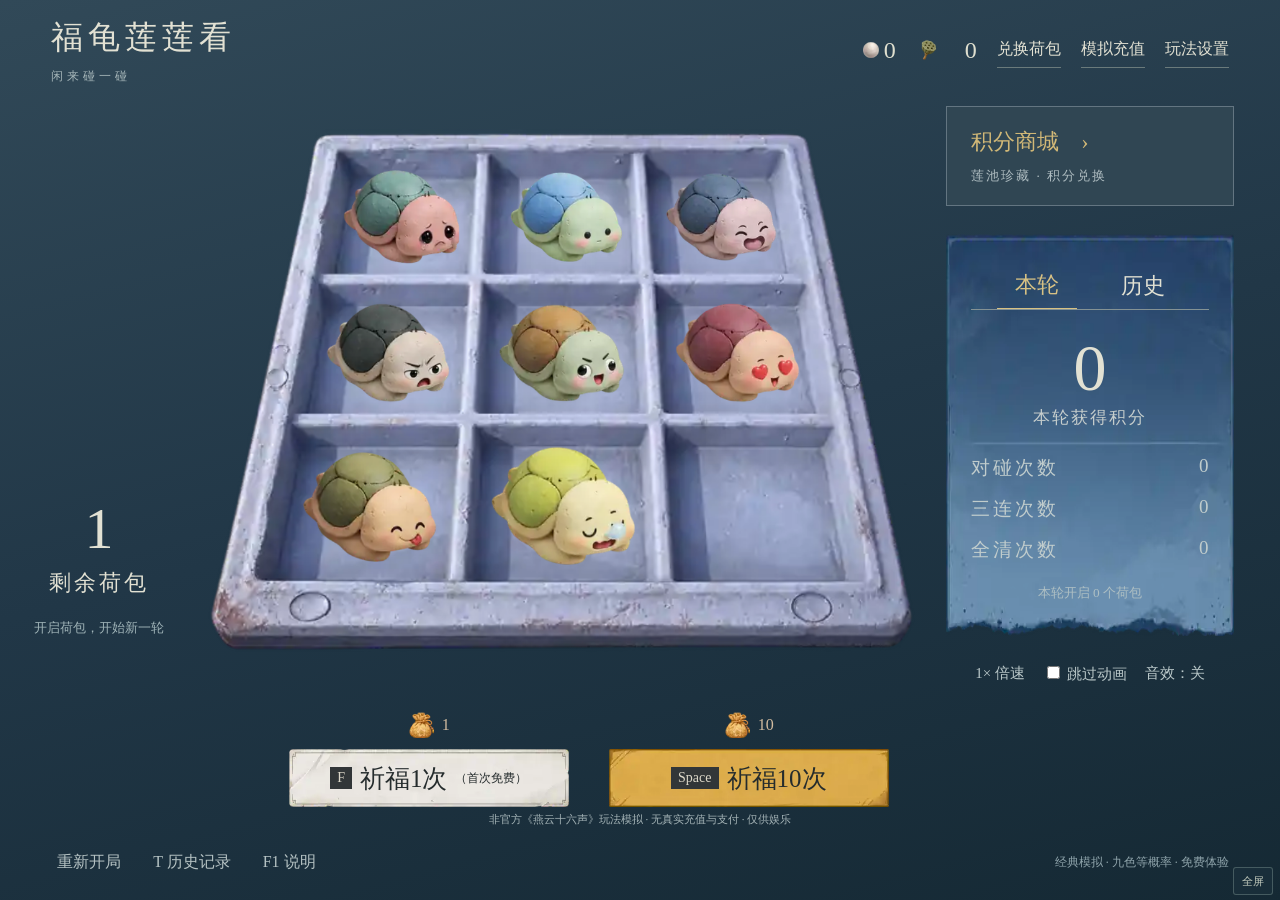
<file: index.html>
<!doctype html><html lang="zh-CN"><head>
  <script>/* Runs before module downloads so even a missing or incompatible bundle can report its error. */
(function(){
 var child=parent!==window,attempt=new URLSearchParams(location.search).get('_attempt');
 function send(type,data){if(child){data.type=type;data.attempt=attempt;parent.postMessage(data,location.origin);}}
 function fallback(message){var error=document.getElementById('loading-error'),retry=document.getElementById('retry-load'),copy=document.getElementById('copy-loading');var percent=document.getElementById('loading-percent'),bar=document.getElementById('load-progress');if(percent)percent.textContent='加载失败';if(bar)bar.hidden=true;if(error){error.hidden=false;error.textContent=message;}if(copy)copy.onclick=function(){if(navigator.clipboard)navigator.clipboard.writeText('福龟启动诊断\n'+message+'\n浏览器：'+navigator.userAgent).then(function(){copy.textContent='诊断信息已复制';},function(){copy.textContent='请长按错误信息复制';});};if(retry){retry.hidden=false;retry.onclick=function(){var url=new URL(location.href);url.searchParams.set('_reload',String(Date.now()));location.replace(url.href);};}}
 window.addEventListener('error',function(e){var el=e.target,url=el&&(el.src||el.href),message=url?'启动资源无法加载：'+url:(e.message||'游戏启动发生错误');if(child)send('fugui-load-error',{stage:'startup',message:message,url:url||e.filename||'',line:e.lineno||0});else if(!window.__fuguiGameReady)fallback(message);},true);
 window.addEventListener('unhandledrejection',function(e){var message=String(e.reason&&e.reason.message||e.reason||'未知异步错误').slice(0,300);if(child)send('fugui-load-error',{stage:'runtime',message:message});else if(!window.__fuguiGameReady)fallback(message);});
 if(child){window.__fuguiBoot=true;send('fugui-stage',{stage:'program',message:'游戏页面已打开，正在下载游戏程序'});}
 else setTimeout(function(){if(!window.__fuguiShellReady)fallback('启动脚本在15秒内未能运行。可能是脚本下载失败、旧页面缓存或浏览器不兼容。点击重新加载将获取最新页面。');},15000);
})();
</script>
<meta charset="UTF-8"><meta name="viewport" content="width=device-width,initial-scale=1,maximum-scale=1,viewport-fit=cover"><meta name="theme-color" content="#182b38"><title>福龟莲莲看 · 免费模拟</title><style>html,body{margin:0;background:#182b38;color:#ded4b9}#initializing,#rotate-prompt{position:fixed;inset:0;background:#182b38;display:flex;align-items:center;justify-content:center;flex-direction:column}[hidden]{display:none!important}</style>  <script type="module" crossorigin src="./assets/index-aoD4VzYm.js"></script>
  <link rel="modulepreload" crossorigin href="./assets/modulepreload-polyfill-B5Qt9EMX.js">
  <link rel="stylesheet" crossorigin href="./assets/index-BnBJCpNi.css">
</head><body><div id="game-viewport"><div id="game-stage"><iframe id="game-frame" title="福龟莲莲看游戏" allow="fullscreen" allowfullscreen></iframe></div></div><div id="initializing" role="status"><h2 id="loading-label">游戏正在初始化</h2><progress id="load-progress" max="1" value="0"></progress><span id="loading-percent">连接中</span><p id="loading-stage">正在连接游戏页面</p><p id="loading-elapsed"></p><p class="loading-note">首次进入需要下载美术资源，请稍候</p><p id="loading-error" hidden>请检查网络连接后重试。</p><button id="retry-load" hidden>重新加载</button><div class="loading-tools"><button id="compat-load" hidden>兼容模式重试</button><button id="copy-loading">复制诊断信息</button></div><details id="loading-details"><summary>查看加载详情</summary><pre id="loading-log"></pre></details></div><div id="rotate-prompt" hidden><div class="phone-outline" aria-hidden="true"></div><h1>横过来，碰一碰</h1><p>请将手机横放，获得完整的棋盘体验。</p><button id="enter-landscape">进入横屏游戏</button><small>浏览器支持时将开启全屏横屏；否则会自动调整游戏方向，请将手机横放。</small></div><div class="shell-controls"><button id="rotate-mode" hidden>横屏提示</button><button id="full-screen">全屏</button></div></body></html>
</file>
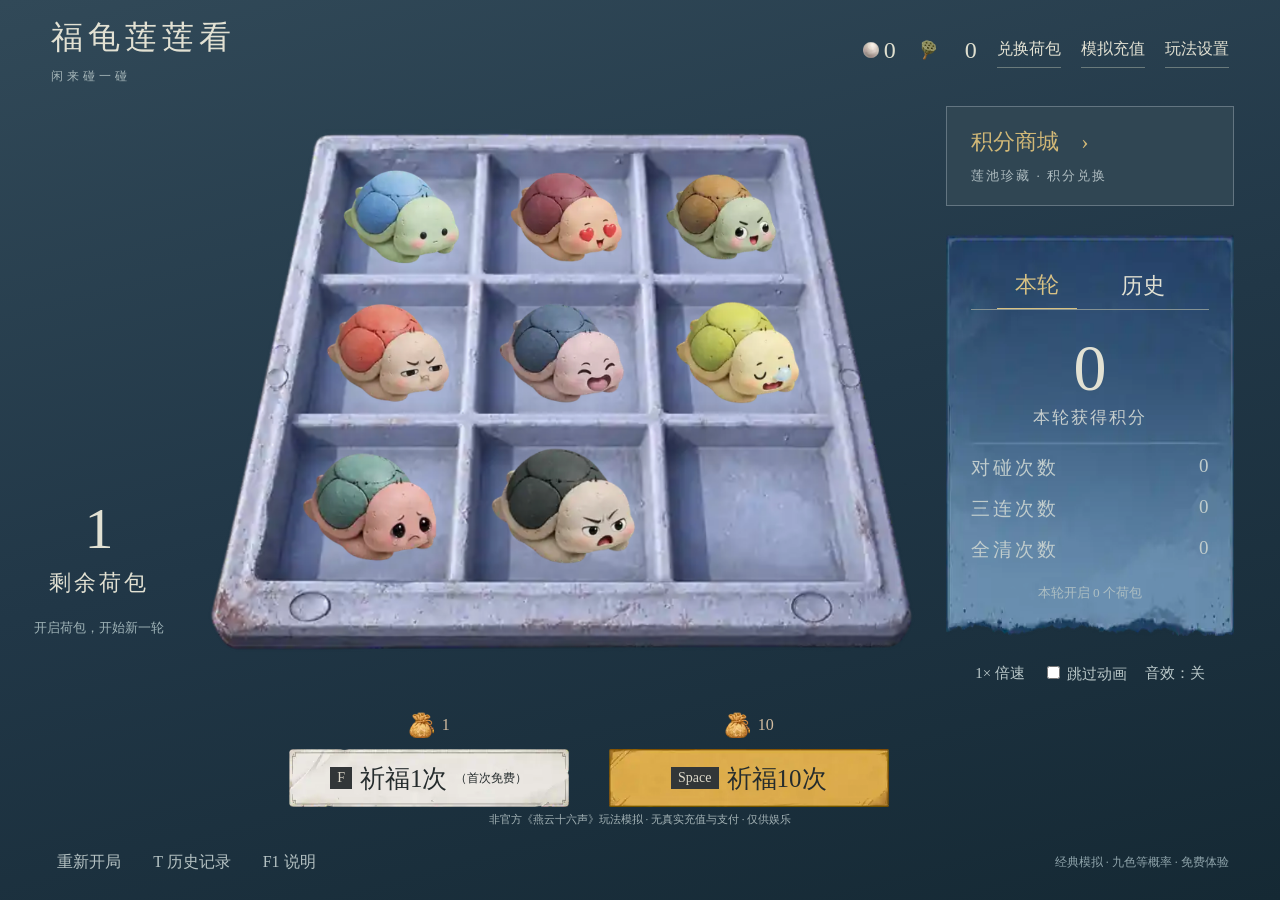
<file: game.html>
<!doctype html><html lang="zh-CN"><head>
  <script>/* Runs before module downloads so even a missing or incompatible bundle can report its error. */
(function(){
 var child=parent!==window,attempt=new URLSearchParams(location.search).get('_attempt');
 function send(type,data){if(child){data.type=type;data.attempt=attempt;parent.postMessage(data,location.origin);}}
 function fallback(message){var error=document.getElementById('loading-error'),retry=document.getElementById('retry-load'),copy=document.getElementById('copy-loading');var percent=document.getElementById('loading-percent'),bar=document.getElementById('load-progress');if(percent)percent.textContent='加载失败';if(bar)bar.hidden=true;if(error){error.hidden=false;error.textContent=message;}if(copy)copy.onclick=function(){if(navigator.clipboard)navigator.clipboard.writeText('福龟启动诊断\n'+message+'\n浏览器：'+navigator.userAgent).then(function(){copy.textContent='诊断信息已复制';},function(){copy.textContent='请长按错误信息复制';});};if(retry){retry.hidden=false;retry.onclick=function(){var url=new URL(location.href);url.searchParams.set('_reload',String(Date.now()));location.replace(url.href);};}}
 window.addEventListener('error',function(e){var el=e.target,url=el&&(el.src||el.href),message=url?'启动资源无法加载：'+url:(e.message||'游戏启动发生错误');if(child)send('fugui-load-error',{stage:'startup',message:message,url:url||e.filename||'',line:e.lineno||0});else if(!window.__fuguiGameReady)fallback(message);},true);
 window.addEventListener('unhandledrejection',function(e){var message=String(e.reason&&e.reason.message||e.reason||'未知异步错误').slice(0,300);if(child)send('fugui-load-error',{stage:'runtime',message:message});else if(!window.__fuguiGameReady)fallback(message);});
 if(child){window.__fuguiBoot=true;send('fugui-stage',{stage:'program',message:'游戏页面已打开，正在下载游戏程序'});}
 else setTimeout(function(){if(!window.__fuguiShellReady)fallback('启动脚本在15秒内未能运行。可能是脚本下载失败、旧页面缓存或浏览器不兼容。点击重新加载将获取最新页面。');},15000);
})();
</script>
<meta charset="UTF-8"><meta name="viewport" content="width=device-width,initial-scale=1,viewport-fit=cover"><meta name="theme-color" content="#182b38"><title>福龟莲莲看 · 免费模拟</title>  <script type="module" crossorigin src="./assets/game-Bha7upUe.js"></script>
  <link rel="modulepreload" crossorigin href="./assets/modulepreload-polyfill-B5Qt9EMX.js">
  <link rel="modulepreload" crossorigin href="./assets/phaser-Czz4FBZH.js">
  <link rel="stylesheet" crossorigin href="./assets/game-B8PNqn4v.css">
</head><body><div id="app"><header><div class="title">福龟莲莲看 <small>闲来碰一碰</small></div><div class="wallet"><span class="currency" title="长鸣珠"><span class="pearl-icon" role="img" aria-label="长鸣珠"></span><b id="pearls">0</b></span><span class="currency points-wallet" title="可用总积分"><span class="score-icon" role="img" aria-label="总积分"></span><b id="wallet-score">0</b></span><button id="exchange">兑换荷包</button><button id="topup">模拟充值</button><button id="settings">玩法设置</button></div></header><main><aside class="pouches"><strong id="bags">1</strong><span>剩余荷包</span><i id="bag-gain"></i><small id="queue"></small><button id="resume" hidden>继续本轮</button><p id="status" role="status">八龟就位，静候一碰</p></aside><div class="board-stage"><div id="game" aria-label="福龟九宫格"></div><div id="match-hint" aria-live="polite"><strong id="match-title"></strong><span id="match-detail"></span></div></div><aside class="right"><button class="shop" id="shop"><span>积分商城　›</span><small>莲池珍藏 · 积分兑换</small></button><section class="stats"><nav><button id="current" class="active">本轮</button><button id="total">历史</button></nav><strong id="score">0</strong><span class="score-caption">本轮「莲池乐」</span><i id="score-gain"></i><dl><dt>对碰次数</dt><dd id="pairs">0</dd><dt>三连次数</dt><dd id="triples">0</dd><dt>全清次数</dt><dd id="clears">0</dd></dl><small id="draws">已开启 0 个荷包</small></section><div class="playback"><button id="speed">1× 倍速</button><label><input id="skip" type="checkbox"> 跳过动画</label><button id="sound">音效：关</button></div></aside></main><section class="prayers"><div><span><img src="./assets-web-v3/ui/pouch.webp" alt="">1</span><button id="pray1"><kbd>F</kbd> 祈福1次<small id="first-free" hidden>（首次免费）</small></button></div><div><span><img src="./assets-web-v3/ui/pouch.webp" alt="">10</span><button id="pray10"><kbd>Space</kbd> 祈福10次</button></div></section><p class="game-disclaimer">非官方《燕云十六声》玩法模拟 · 无真实充值与支付 · 仅供娱乐</p><footer><button id="reset">重新开局</button><button id="history">T 历史记录</button><button id="help">F1 说明</button><span id="mode-label">经典模拟 · 九色等概率 · 免费体验</span></footer><div id="celebration" hidden role="dialog" aria-modal="true" aria-label="全部清除"><div class="clear-card"><small>九色齐聚 · 莲池同庆</small><h2>全部清除</h2><p>福龟 +5　积分 +60</p><span>9只福龟均不相同，触发全清</span><button id="celebrate-continue">Space　继续本轮</button></div></div></div><dialog id="dialog"><button id="close" aria-label="关闭">×</button><div id="dialog-body"></div></dialog></body></html>
</file>
<file: assets/index-BnBJCpNi.css>
html,body{margin:0;padding:0;width:100%;height:100%;overflow:hidden;background:#172834;color:#e1dfcc;font-family:KaiTi,Microsoft YaHei,serif}*{box-sizing:border-box}[hidden]{display:none!important}#game-stage{position:absolute;top:0;left:0;transform-origin:0 0;overflow:hidden}#game-frame{display:block;width:100%;height:100%;border:0;background:#172834}button{font:inherit;cursor:pointer}#rotate-prompt,#initializing{position:fixed;top:0;right:0;bottom:0;left:0;display:flex;flex-direction:column;align-items:center;justify-content:center;text-align:center;padding:30px;background:#1d3342;z-index:20}#rotate-prompt{z-index:30;background:linear-gradient(155deg,#2a4554,#182b38)}#rotate-prompt h1{font-size:26px;font-weight:400;letter-spacing:4px;margin:22px 0 15px}#rotate-prompt p{color:#aebfc0;max-width:320px;font-size:14px;line-height:1.9;margin:4px 0}.phone-outline{width:82px;height:44px;border:2px solid #cbbd92;border-radius:8px;position:relative}.phone-outline:after{content:"↻";position:absolute;right:-24px;top:-25px;font:31px Georgia,serif;color:#cbbd92}#enter-landscape,#retry-load{margin:25px 0 10px;border:1px solid #b7a779;background:#d1bc87;color:#283b42;padding:12px 25px;min-height:45px;min-width:190px;font-size:16px}#rotate-prompt small{max-width:320px;font-size:12px;color:#8fa6b0;line-height:1.8;margin-top:12px}.shell-controls{position:fixed;right:max(7px,env(safe-area-inset-right));bottom:max(5px,env(safe-area-inset-bottom));z-index:15;display:flex;gap:6px}.shell-controls button{font-size:11px;padding:5px 8px;min-height:28px;border:1px solid #78908b77;color:#c3cbbd;background:#1b303bd9;border-radius:3px}#initializing{z-index:25;background:linear-gradient(145deg,#2b4553,#182b38)}#initializing h2{font-size:23px;letter-spacing:3px;font-weight:400;color:#d8ccaa;margin:0 0 25px}#load-progress{width:min(280px,75vw);height:8px;accent-color:#c7b17a;border:0}#loading-percent{font:18px Georgia,serif;margin-top:12px;color:#d2ccba}#loading-error{font-size:13px;color:#c5b59a;max-width:300px;line-height:1.8}.loading-note{font-size:12px;color:#91a7ae;margin-top:15px}#game-viewport{position:fixed;top:0;right:0;bottom:0;left:0;overflow:hidden;contain:strict}#initializing{overflow:auto;justify-content:flex-start;padding:clamp(20px,9vh,85px) 20px 24px}#initializing h2{margin-bottom:18px}#loading-stage{font-size:13px;color:#b4c2bf;margin:12px 0 0;max-width:85vw;overflow-wrap:anywhere}#loading-elapsed{font:12px Georgia,serif;color:#98acb1;margin:7px 0}#loading-error{max-width:min(600px,90vw);white-space:pre-wrap;overflow-wrap:anywhere}#retry-load{margin:10px 0 6px;padding:8px 22px;min-height:38px;min-width:150px}.loading-tools{display:flex;gap:12px;justify-content:center;flex-wrap:wrap}.loading-tools button{font-size:12px;border:0;border-bottom:1px solid #7e918566;background:none;padding:6px 5px;color:#b6c3bd}#loading-details{width:min(620px,92vw);margin-top:12px;text-align:left;color:#aabbb9;font-size:12px}#loading-details summary{cursor:pointer;text-align:center}#loading-log{white-space:pre-wrap;overflow-wrap:anywhere;word-break:break-word;max-height:24vh;overflow:auto;padding:10px;background:#15263099;font:11px/1.7 Consolas,Microsoft YaHei,monospace;-webkit-user-select:text;user-select:text}#initializing .loading-note{margin:8px 0;font-size:11px}@media(max-height:500px){#initializing{padding-top:15px}#initializing h2{font-size:19px;margin-bottom:8px}#loading-percent{font-size:15px;margin-top:7px}#loading-stage{font-size:11px;margin-top:6px}#loading-error{font-size:11px;margin:5px 0}#loading-log{max-height:20vh}#loading-details{margin-top:6px}}
</file>
<file: assets/game-B8PNqn4v.css>
:root{font-family:KaiTi,STKaiti,Microsoft YaHei,serif;color:#e2e1d3;background:#172834;font-synthesis:none}*{box-sizing:border-box}body{margin:0;min-width:720px}button,input,select{font:inherit}button{color:inherit;cursor:pointer;border:0;background:none}button:disabled{opacity:.45;cursor:default}button:focus-visible{outline:2px solid #cbb47c;outline-offset:4px}button:hover:enabled{color:#d6bf83}#app{min-height:100vh;max-width:2000px;margin:auto;background:linear-gradient(165deg,#314958,#213747,#152934);overflow:hidden}header{height:100px;padding:25px 4%;display:flex;align-items:center;justify-content:space-between}.title{font-size:32px;letter-spacing:5px}.title small{display:block;font-size:12px;letter-spacing:4px;color:#a5b5b8;margin-top:8px}.wallet{display:flex;align-items:center;gap:22px;font-size:16px}.wallet span{color:#c7c5ae}.wallet b{font-size:24px;font-weight:400;margin-left:12px}.wallet button{border-bottom:1px solid #6a7a7b;padding:7px 0}main{display:grid;grid-template-columns:15% 60% 25%;align-items:center;max-height:calc(100vh - 260px);min-height:400px;padding:0 3% 0 0}#game{width:100%;aspect-ratio:4/3;position:relative}#game canvas{display:block}.pouches{text-align:center;position:relative;padding-left:15px;align-self:end;margin-bottom:30px}.pouches img{width:100px;height:100px;object-fit:contain;display:block;margin:auto}.pouches strong{display:block;font-size:68px;font-weight:400;line-height:1.1}.pouches>span{font-size:24px;letter-spacing:4px}.pouches p{font-size:14px;color:#a0b4b8;line-height:1.8;max-width:175px;margin:18px auto}.right{padding:0 8px 0 15px}.shop{width:100%;text-align:left;padding:20px 24px;background:#304653;border:1px solid #637581;margin-bottom:28px}.shop span{display:block;color:#d1b877;font-size:22px}.shop small{display:block;color:#aebcc0;margin-top:10px;letter-spacing:2px}.stats{position:relative;background:#3c5763 url(../assets-web-v3/ui/panel.webp) center/100% 100%;padding:28px 25px 34px;text-align:center;min-height:320px}.stats nav{display:flex;justify-content:space-evenly;margin-bottom:20px;border-bottom:1px solid #849294}.stats nav button{font-size:22px;padding:8px 18px}.stats nav .active{color:#d7c184;border-bottom:1px solid #d7c184}.stats>strong{font-weight:400;font-size:66px;display:block}.score-caption{display:block;font-size:17px;color:#c5cdcc;letter-spacing:2px}.stats dl{display:grid;grid-template-columns:1fr auto;text-align:left;gap:15px;margin:26px 0 20px;color:#c0cccc;font-size:19px}.stats dd{margin:0}.stats dt{letter-spacing:3px}.stats small{color:#aebfc3}.playback{display:flex;align-items:center;justify-content:center;flex-wrap:wrap;gap:12px;margin-top:22px;color:#bac8c9;font-size:15px}.playback button{padding:6px}.playback input{accent-color:#c5ad75}.prayers{display:flex;justify-content:center;gap:40px;position:relative;padding:0 20% 0 12%;margin-top:8px}.prayers>div{width:280px}.prayers span{display:flex;justify-content:center;align-items:center;height:35px;gap:8px;color:#d2bca0}.prayers span img{height:34px;width:34px;object-fit:contain}.prayers button{width:100%;height:68px;background:url(../assets-web-v3/ui/button-ivory.webp) center/100% 100%;color:#252c2d;font-size:25px}.prayers>div:nth-child(2) button{background-image:url(../assets-web-v3/ui/button-gold.webp)}.prayers button:hover:enabled{color:#111;transform:translateY(-1px)}.prayers button:active:enabled{transform:translateY(2px)}kbd{font:14px Georgia,serif;padding:3px 7px;background:#323638;color:#ddd8c9;margin-right:6px}footer{display:flex;align-items:center;gap:20px;padding:24px 4%;font-size:16px;color:#b5c2c3}footer span{margin-left:auto;font-size:12px;color:#8fa4ab}dialog{background:#293e4a;color:#e0e1d7;border:1px solid #74848a;width:min(700px,90vw);max-height:82vh;padding:32px;line-height:1.8}dialog::backdrop{background:#0c1926b8}dialog h2{font-weight:400;color:#d6c08b;margin:0 0 18px}dialog p{color:#b8c8cb}dialog button:not(#close){background:#435b64;border:1px solid #7c8b89;padding:10px 18px;margin:5px}#close{position:absolute;right:12px;top:4px;font-size:30px}.choices{display:flex;flex-wrap:wrap;gap:12px}.records{max-height:45vh;overflow:auto}.records p{border-bottom:1px solid #465c66;font-size:14px;padding:5px}dialog label{display:block;margin:16px 0}dialog input,dialog select{background:#233540;border:1px solid #758482;color:#e7e5d7;padding:8px}.collection{display:grid;grid-template-columns:repeat(3,1fr)}.collection button{display:flex;flex-direction:column;align-items:center;font-size:13px}.collection img{width:130px;height:120px;object-fit:contain}i{font-style:normal;pointer-events:none;opacity:0;position:absolute;color:#e2c780;font-size:27px;left:60%;top:36%}.float{animation:gain .7s ease-out}@keyframes gain{0%{opacity:1;transform:translateY(0)}to{opacity:0;transform:translateY(-26px)}}@media(min-width:1500px){main{max-height:calc(100vh - 270px)}.stats{min-height:400px;padding:35px}.stats dl{gap:22px}.stats>strong{font-size:80px}}@media(max-height:720px){header{height:70px;padding-top:12px;padding-bottom:12px}.title{font-size:24px}main{min-height:280px;max-height:calc(100vh - 210px)}.right{transform:scale(.85);transform-origin:center right}.pouches strong{font-size:45px}.pouches img{width:65px;height:65px}.prayers button{height:48px;font-size:20px}.prayers{margin-top:0}footer{padding:12px 4%}.stats{min-height:250px;padding:12px 20px}.stats nav{margin-bottom:4px}.stats>strong{font-size:48px}.stats dl{margin:16px 0;gap:10px}.shop{margin-bottom:12px;padding:12px 20px}.playback{margin-top:8px}.pouches{margin-bottom:0}}@media(orientation:portrait){body{min-width:720px}#app{min-height:600px}main{min-height:350px;max-height:none}.wallet{gap:10px;font-size:13px}footer span{display:none}}main{height:calc(100vh - 260px);min-height:350px}#game{height:100%;min-height:0;aspect-ratio:auto}@media(max-height:720px){main{height:calc(100vh - 210px);min-height:260px}}@media(orientation:portrait){main{height:400px}}@media(max-height:600px)and (orientation:landscape){#app{height:100svh;min-height:0;display:flex;flex-direction:column}header{height:50px;flex:none;padding:8px 4%}.title{font-size:21px}.title small{font-size:9px;margin-top:3px}.wallet{font-size:12px;gap:14px}.wallet b{font-size:19px}main{flex:1;height:0;min-height:0;max-height:none;grid-template-columns:15% 60% 25%}.right{transform:none;padding-left:5px}.shop{padding:6px 10px;margin-bottom:7px}.shop span{font-size:15px}.shop small{font-size:9px;letter-spacing:0;margin-top:3px}.stats{min-height:0;padding:7px 12px 10px}.stats nav{margin:0}.stats nav button{font-size:14px;white-space:nowrap;padding:3px 9px}.stats>strong{font-size:32px;line-height:1.2}.score-caption{font-size:11px;letter-spacing:0}.stats dl{font-size:12px;gap:5px;margin:8px 0}.stats dt{letter-spacing:1px}.stats small{font-size:9px}.playback{font-size:10px;gap:4px;margin-top:4px}.playback button{padding:2px}.pouches{align-self:center;padding-left:5px}.pouches img{width:45px;height:45px}.pouches strong{font-size:37px}.pouches>span{font-size:15px;letter-spacing:2px}.pouches p{font-size:10px;margin:7px auto;max-width:110px}.prayers{height:67px;flex:none;gap:25px;padding:0 20% 0 15%}.prayers>div{width:200px}.prayers span{height:24px;font-size:12px}.prayers span img{height:23px;width:23px}.prayers button{height:38px;font-size:17px}footer{height:30px;flex:none;font-size:11px;padding:6px 4%}footer span{font-size:9px}kbd{font-size:10px}}:root{--panel-ink:rgba(35,57,69,.86);--quiet-gold:#c9b67f;--number-font:"KaiTi","STKaiti","Microsoft YaHei",serif}strong,b,.product-price{font-family:var(--number-font);font-weight:400;font-variant-numeric:tabular-nums}.wallet{gap:20px}.wallet .currency{display:inline-flex;align-items:center;gap:10px;white-space:nowrap;font-size:18px;color:#dfdfcf}.wallet b{font-family:inherit;font-size:24px;line-height:1;margin:0;min-width:28px;text-align:right}.wallet .points-wallet>span{font-size:17px;color:#bbc7c6}.pearl-icon{width:30px;height:30px;display:inline-block;background:url(../assets-web-v3/ui/pearl.webp) center/259% 259% no-repeat}.pouches{align-self:end;margin-bottom:35px;padding:0 8px 0 20px;display:flex;flex-direction:column;align-items:center;gap:10px}.pouches>img{width:80px;height:80px;object-fit:cover;object-position:center;clip-path:circle(49%);margin:0;transform:none;content:url(../assets-web-v3/ui/pouch.webp);background:none}.pouches>img{width:0;height:0;visibility:hidden}.pouches strong{font-size:58px;line-height:1}.pouches>span{font-size:22px;letter-spacing:3px}.pouches #queue{font-size:13px;color:#a8babd}.pouches p{margin:0 auto;font-size:13px;line-height:1.6;min-height:42px}.pouches i{top:40%;left:69%}.board-stage{width:100%;height:100%;min-height:0;position:relative}#game{width:100%;height:100%}.stats{background-color:transparent;background-position:center;background-size:117.4% 121.4%;background-repeat:no-repeat;overflow:hidden;border:none}.stats>strong{font-family:var(--number-font)}.prayers button{background-repeat:no-repeat;background-size:108.1% 225.3%;background-position:50% 50%;display:flex;align-items:center;justify-content:center;gap:8px;height:58px}.prayers>div:nth-child(2) button{background-size:113.2% 195.7%}.prayers kbd{margin:0}.prayers span{margin-bottom:7px}.prayers span img{object-fit:cover;object-position:center;width:32px;height:32px;background:none;visibility:hidden}.prayers span:before{content:"";width:26px;height:26px;background:url(../assets-web-v3/ui/pouch.webp) center/204% 199% no-repeat;display:block}.prayers span img{display:none}.prayers{margin-top:12px}.float{animation:gain .65s ease-out}i{font-family:var(--number-font);font-size:24px}#match-hint{position:absolute;z-index:5;top:0;left:50%;transform:translate(-50%,-8px);min-width:260px;pointer-events:none;text-align:center;opacity:0;padding:13px 34px 16px;isolation:isolate;color:#dfd2aa;transition:opacity .12s,transform .12s}#match-hint:before{content:"";position:absolute;top:0;right:0;bottom:0;left:0;z-index:-1;background:#1b2d37c9;clip-path:polygon(8% 0,92% 0,100% 50%,92% 100%,8% 100%,0 50%);border-block:1px solid #8f855d}#match-hint.show{opacity:1;transform:translate(-50%)}#match-hint strong{font-size:35px;display:block;letter-spacing:8px}#match-hint span{display:block;font-size:15px;white-space:nowrap;margin-top:4px}#celebration[hidden]{display:none}#celebration{position:fixed;top:0;right:0;bottom:0;left:0;z-index:40;display:grid;place-items:center;background:#0c1922a3}.clear-card{text-align:center;position:relative;width:min(700px,85vw);padding:45px 20px;isolation:isolate;animation:arrival .18s ease-out}.clear-card:before{content:"";position:absolute;top:0;right:0;bottom:0;left:0;z-index:-1;background:#373d32a6;border-block:1px solid #a49462;clip-path:polygon(4% 0,96% 0,100% 50%,96% 100%,4% 100%,0 50%)}.clear-card h2{font-size:76px;letter-spacing:12px;font-weight:400;color:#e3d5a4;margin:20px 0}.clear-card small{letter-spacing:5px;color:#bbb48c}.clear-card p{font-size:25px;color:#dfc895}.clear-card>span{display:block;font-size:17px;color:#c4c9b6}.clear-card button{display:block;margin:30px auto 0;padding:10px 30px;border-bottom:1px solid #a99d76;font-size:18px}dialog.settlement-dialog{width:min(850px,90vw);background:#243a48f0;padding:48px;border:1px solid #82908c}.settlement{text-align:center}.settlement h2{letter-spacing:5px;font-size:29px}.settlement .eyebrow{color:#bdb28a;letter-spacing:8px;font-size:14px}.result-grid{display:flex;justify-content:center;gap:0;margin:45px 0 30px}.result-grid>div{padding:0 32px;border-left:1px solid #6f8085;min-width:100px}.result-grid>div:first-child{border:0}.result-grid small{font-size:19px;color:#b8c8c9;display:block}.result-grid strong{display:block;font-size:70px;line-height:1.3;color:#dfdfd0}.result-grid .result-score strong{color:#dfc387}.settlement p{font-size:16px}.settlement #summary-ok{background:none;border:0;border-bottom:1px solid #89948a;margin-top:20px;min-width:180px}dialog.shop-dialog{width:min(1320px,96vw);height:min(820px,92vh);max-height:94vh;padding:30px 36px;background:#1c2b32;border:1px solid #5b6c6d;overflow:hidden}.store{height:100%;display:flex;flex-direction:column}.store-header{display:flex;justify-content:space-between;align-items:center;gap:20px;padding:0 20px 12px 0;border-bottom:1px solid #485a5c}.store-header h2{font-size:24px;margin:0}.store-header span{font-size:17px;white-space:nowrap;color:#b1bdb8}.store-header b{font-size:25px;color:#e0d3ab;margin-left:10px}.store-layout{display:grid;grid-template-columns:48% 52%;min-height:0;flex:1;padding-top:18px}.store-catalog{overflow:auto;padding-right:18px}.store-label{font-size:14px;letter-spacing:4px;margin:0 0 14px!important;color:#a4b5b5}.product-grid{display:grid;grid-template-columns:repeat(3,minmax(0,1fr));gap:10px}.store button.product{margin:0;border:1px solid #566875;padding:12px 10px 10px;position:relative;display:flex;flex-direction:column;align-items:stretch;min-height:170px;text-align:left;background:#273844;color:#ccd2cc;overflow:hidden;isolation:isolate}.product.featured{grid-column:1/-1;min-height:150px!important;flex-direction:row!important;align-items:center!important;background:#454538!important;border-color:#a39564!important}.product-art{display:grid;place-items:center;height:95px;flex:1;border:1px dashed #586976;min-height:55px;margin-bottom:8px;color:#7f9197;font-size:12px;letter-spacing:2px}.featured .product-art{order:3;flex:1;align-self:stretch;height:115px;margin:0 10px 0 24px}.product-name{font-size:17px;line-height:1.5}.product-price{font-size:24px;text-align:center;color:#e0dfcb}.featured .product-name{width:120px;font-size:24px;margin-left:8px}.featured .product-price{font-size:31px}.product.selected{outline:1px solid #d9d8bf;outline-offset:-3px}.product.owned:after{content:"";position:absolute;top:0;right:0;bottom:0;left:0;background:#050d146e;pointer-events:none;z-index:1}.owned-tag{position:absolute;left:0;top:0;background:#5c7569;color:#eeebcf;padding:2px 10px;font-size:13px;z-index:2}.ultimate-tag{position:absolute;left:0;top:0;font-size:12px;color:#e0c47d;background:#665e3c;padding:1px 12px}.store-preview{position:relative;border-left:1px solid #4c6065;margin-left:10px;padding:10px 25px;display:flex;flex-direction:column;min-height:0}.store-description small{color:#9caaac;font-size:13px}.store-description h3{font-size:32px;font-weight:400;letter-spacing:4px;margin:8px 0}.store-description p{font-size:13px;color:#8ea2a8}.shop-mascot{width:100%;flex:1;min-height:0;object-fit:contain}.purchase{display:grid;grid-template-columns:1fr auto;align-items:center;gap:12px;border-top:1px solid #506468;padding-top:12px}.purchase span{font-size:22px;color:#d1c499}.purchase small{grid-column:1/-1;color:#95a8ad;font-size:12px}.purchase button{min-width:140px}.purchase button:disabled{opacity:.5}@keyframes arrival{0%{opacity:0;transform:translateY(9px)}to{opacity:1;transform:none}}@media(max-height:720px){.wallet{gap:14px}.wallet .currency{font-size:15px}.wallet b{font-size:20px}.pearl-icon{width:25px;height:25px}.pouches{margin-bottom:5px;gap:7px}.pouches strong{font-size:43px}.pouches>span{font-size:18px}.pouches #queue{font-size:11px}.prayers button{height:47px}.stats{background-size:117.4% 121.4%}}@media(max-height:600px)and (orientation:landscape){.wallet{gap:13px}.wallet .currency{font-size:12px;gap:6px}.wallet b{font-size:18px;min-width:20px}.wallet .points-wallet>span{font-size:12px}.pearl-icon{width:22px;height:22px}.pouches{align-self:center;gap:5px;margin-bottom:0}.pouches strong{font-size:34px}.pouches>span{font-size:15px}.pouches #queue{font-size:10px}.pouches p{font-size:10px;min-height:30px}.prayers{margin-top:0}.prayers button{height:35px}.prayers span{margin:0}.prayers span:before{width:20px;height:20px}.prayers span{height:27px}#match-hint{padding:6px 22px 8px;min-width:180px;top:-2px}#match-hint strong{font-size:23px;letter-spacing:4px}#match-hint span{font-size:11px}.clear-card{padding:18px 20px}.clear-card h2{font-size:47px;margin:10px 0}.clear-card p{font-size:18px;margin:12px}.clear-card>span{font-size:13px}.clear-card button{margin-top:18px;font-size:14px}dialog.settlement-dialog{padding:20px}.settlement h2{font-size:22px}.result-grid{margin:20px 0}.result-grid strong{font-size:42px}.result-grid small{font-size:15px}.result-grid>div{padding:0 20px}.settlement .eyebrow{margin:0}.settlement #summary-ok{margin-top:0}.settlement p{margin:10px 0}dialog.shop-dialog{padding:14px 22px;height:95vh;max-height:95vh}.store-header h2{font-size:18px}.store-header{padding-bottom:8px}.store-header span{font-size:12px}.store-header b{font-size:19px}.store-layout{padding-top:10px;grid-template-columns:51% 49%}.product-grid{gap:7px}.store button.product{min-height:120px;padding:7px}.product-art{height:55px;min-height:40px;font-size:9px}.product-name{font-size:13px}.product-price{font-size:18px}.product.featured{min-height:95px!important}.featured .product-art{height:70px}.featured .product-name{font-size:18px}.featured .product-price{font-size:22px}.store-description h3{font-size:23px}.store-description p{font-size:10px;margin:6px 0}.store-preview{padding:4px 14px}.purchase{gap:5px;padding-top:7px}.purchase span{font-size:16px}.purchase button{min-width:100px;padding:6px!important;font-size:13px}.purchase small{font-size:10px}.store-label{font-size:11px;margin-bottom:8px!important}.owned-tag{font-size:10px;padding:1px 5px}}:root{--number-font:"Times New Roman","KaiTi",serif}.wallet b{font-family:var(--number-font)}#dialog.shop-dialog #dialog-body{height:100%;min-height:0;overflow:hidden}#dialog.shop-dialog button.product{margin:0;border:1px solid #566875;padding:12px 10px 10px;position:relative;display:flex;flex-direction:column;align-items:stretch;min-height:170px;text-align:left;background:#273844;color:#ccd2cc;overflow:hidden;isolation:isolate}#dialog.shop-dialog .product-grid{padding:3px}#dialog.shop-dialog .store-header{flex:none}#dialog.shop-dialog button.product.featured{flex-direction:row;align-items:center;border-color:#a39564;background:#454538}#dialog.shop-dialog .product.owned:after{background:#050d146e}#dialog.shop-dialog .product.selected{outline:1px solid #d9d8bf;outline-offset:-3px}@media(max-height:600px)and (orientation:landscape){#dialog.shop-dialog button.product{min-height:120px;padding:7px}}#dialog.shop-dialog .store-header{padding-right:40px}.product-art img{width:100%;height:100%;min-height:0;object-fit:contain}.wallet .pearl-icon{width:24px;height:24px}.score-icon{display:inline-block;width:23px;height:23px;flex:none;background:url(../assets-web-v3/ui/score-icon.webp) center/contain no-repeat;vertical-align:middle}.store-balance{display:inline-flex;align-items:center;gap:8px;white-space:nowrap}.store-tools{display:flex;align-items:center;gap:18px}.store-tools button{font-size:14px!important;padding:5px 12px!important;background:none!important;border-color:#617779!important}.store-preview .store-description button{background:none!important;padding:3px 10px!important;font-size:13px;color:#aebcba;border-color:#576e73!important}#dialog.shop-dialog .product-grid{gap:8px;grid-template-columns:repeat(3,minmax(0,1fr))}#dialog.shop-dialog .store-layout{grid-template-columns:40% 60%}#dialog.shop-dialog button.product{min-height:126px;padding:8px}#dialog.shop-dialog .product-art{height:64px;min-height:40px;margin-bottom:5px}#dialog.shop-dialog .product-name{font-size:15px}#dialog.shop-dialog .product-price{font-size:21px}#dialog.shop-dialog button.product.featured{min-height:110px!important}#dialog.shop-dialog .featured .product-art{height:80px}#dialog.shop-dialog .featured .product-name{font-size:21px;width:100px}#dialog.shop-dialog .featured .product-price{font-size:25px}.quantity-controls{display:flex;align-items:center;justify-content:center;gap:5px;margin:15px 0 24px}.quantity-controls button{margin:0!important;padding:8px 12px!important;min-width:42px}.quantity-controls input{width:100px;text-align:center;font-family:Times New Roman,serif;font-size:24px}.quantity-label{margin-bottom:0}.exchange-presets{display:flex;gap:8px}.exchange-balances,.exchange-quote{display:flex;flex-wrap:wrap;gap:18px;justify-content:space-between;padding:12px 0;color:#bdc9c7}.exchange-quote{border-block:1px solid #50646a}.exchange-quote b{font-family:Times New Roman,serif;color:#e0cc95;font-size:23px}.exchange-actions{display:flex;gap:10px}.check-label{display:flex!important;align-items:center;gap:9px;font-size:15px}.check-label input{width:auto;accent-color:#bfad77}.exchange-balances b{color:#e0d3b1}.shop-editor{height:100%;display:flex;flex-direction:column;min-height:0;overflow:auto}.editor-heading{display:flex;align-items:center;justify-content:space-between;flex:none;padding-right:35px}.editor-heading h2{margin:0}.shop-editor form{display:grid;grid-template-columns:40% 60%;flex:1;min-height:0;gap:20px;padding-top:22px}.editor-preview{border:1px dashed #597078;display:grid;place-items:center;color:#879da3;min-height:180px;max-height:470px}.editor-preview img{width:100%;height:100%;object-fit:contain;max-height:460px}.editor-fields{overflow:auto;padding:0 25px 10px 0}.editor-fields label{margin:7px 0 12px;font-size:14px}.editor-fields input:not([type=checkbox]){display:block;width:100%;margin-top:5px}.editor-fields input[type=file]{font-size:12px}.editor-actions{display:flex;gap:10px}.editor-actions #delete-product{color:#dbb4a6}.editor-fields #editor-status{min-height:24px;margin:8px 0;color:#d4c28e}.shop-editor #remove-image{font-size:13px;background:none!important}.editor-preview [hidden]{display:none!important}@media(max-height:600px)and (orientation:landscape){.wallet .pearl-icon,.score-icon{width:18px;height:18px}.store-tools{gap:8px}.store-tools button{font-size:11px!important;padding:4px 6px!important}#dialog.shop-dialog .store-header{padding-right:28px}.store-header h2{font-size:15px}#dialog.shop-dialog .store-layout{grid-template-columns:44% 56%}#dialog.shop-dialog button.product{min-height:100px;padding:6px}#dialog.shop-dialog .product-art{height:43px;min-height:30px}#dialog.shop-dialog .product-name{font-size:12px}#dialog.shop-dialog .product-price{font-size:17px}#dialog.shop-dialog button.product.featured{min-height:83px!important}#dialog.shop-dialog .featured .product-art{height:54px}#dialog.shop-dialog .featured .product-name{font-size:16px;width:76px}#dialog.shop-dialog .featured .product-price{font-size:20px}.quantity-controls{margin:8px 0;gap:4px}.quantity-controls button{padding:5px 9px!important;min-width:35px;font-size:13px}.quantity-controls input{font-size:19px;width:80px;padding:5px}.exchange-balances,.exchange-quote{padding:7px 0;font-size:13px;gap:10px}#dialog:has(#exchange-quantity){padding:18px 25px}#dialog:has(#exchange-quantity) h2{font-size:20px;margin-bottom:5px}#dialog:has(#exchange-quantity) p{font-size:12px;margin:5px 0}.exchange-presets button{padding:4px 12px!important;font-size:13px}.exchange-actions button{font-size:13px;padding:6px 13px!important}.check-label{font-size:12px}.shop-editor form{padding-top:8px;gap:12px}.editor-heading h2{font-size:19px}.editor-fields label{font-size:12px;margin:0 0 7px}.editor-fields input:not([type=checkbox]){padding:5px;margin-top:2px}.editor-preview{min-height:140px}.editor-fields{padding-right:10px}.editor-actions button{font-size:12px;padding:5px 10px!important}}#dialog.shop-dialog .featured .product-name{flex:0 0 130px;width:130px;max-width:35%;white-space:nowrap;overflow:hidden;text-overflow:ellipsis}@media(max-height:600px)and (orientation:landscape){#dialog.shop-dialog .featured .product-name{flex-basis:95px;width:95px;font-size:15px}}.wallet .pearl-icon{width:19px;height:19px}.wallet .score-icon{width:23px;height:23px}#dialog #buy,#dialog #exchange-confirm,#dialog .gold-button{background:url(../assets-web-v3/ui/button-gold.webp) center/113.2% 195.7% no-repeat;border:0;color:#292b25;padding:11px 24px;min-height:43px;box-shadow:none}#dialog.shop-dialog{width:min(1190px,91vw);height:min(750px,86vh);max-height:88vh;padding:26px 30px}#dialog.shop-dialog #close{font-size:24px;width:28px;height:28px;line-height:1;top:12px;right:12px}#dialog.shop-dialog .store-header{padding-right:34px}#dialog.settlement-dialog{width:min(650px,86vw);padding:37px 30px 32px;border:0;background:transparent;box-shadow:none;isolation:isolate;overflow:visible;cursor:pointer}#dialog.settlement-dialog::backdrop{background:#08141c45}#dialog.settlement-dialog:before{content:"";position:absolute;top:-28px;right:-45px;bottom:-28px;left:-45px;z-index:-1;pointer-events:none;background:radial-gradient(ellipse at 50% 46%,rgba(64,96,109,.78) 0%,rgba(45,76,92,.64) 42%,rgba(35,63,78,.28) 67%,transparent 78%)}#dialog.settlement-dialog #close{display:none}.settlement .eyebrow{margin:0 0 12px;letter-spacing:5px}.settlement h2{font-size:25px;margin-bottom:16px;letter-spacing:4px}.settlement .result-grid{margin:28px 0 22px}.result-grid>div{padding:0 24px;min-width:80px;border-left-color:#bcccc745}.settlement .result-grid strong{font-size:55px}.settlement .result-grid small{font-size:16px}#dialog .settlement #summary-ok{font-size:13px;background:none;border:0;color:#bac7c5;margin:8px 0 0;padding:4px 12px;min-width:0}.settlement>p{font-size:14px}#dialog.exchange-dialog{width:min(560px,88vw);padding:26px 28px;line-height:1.6}#dialog.exchange-dialog h2{font-size:23px;margin:0 0 12px}#dialog.exchange-dialog p{font-size:13px;margin:8px 0}#dialog.exchange-dialog .exchange-balances{font-size:13px;padding:8px 0;gap:8px}#dialog.exchange-dialog .exchange-presets{gap:7px;margin:4px 0 13px}#dialog.exchange-dialog .exchange-presets button{padding:4px 13px;min-height:0;margin:0;font-size:13px;border-color:#53676c;background:#354d59}#dialog.exchange-dialog .quantity-label{font-size:13px;margin:4px 0}#dialog.exchange-dialog .quantity-controls{gap:5px;margin:5px 0 16px}#dialog.exchange-dialog .quantity-controls button{background:none;border:0;box-shadow:none;padding:3px 8px;min-width:28px;min-height:32px;font-family:Georgia,serif;font-size:26px;color:#c5cbbd}#dialog.exchange-dialog .quantity-controls [data-step=min],#dialog.exchange-dialog .quantity-controls [data-step=max]{font-size:12px;padding:3px 6px}#dialog.exchange-dialog .quantity-controls input{width:72px;padding:3px 6px;height:34px;font-size:22px;border:0;border-bottom:1px solid #81918c;background:transparent}#dialog.exchange-dialog .exchange-quote{gap:8px;padding:10px 0;font-size:12px}#dialog.exchange-dialog .exchange-quote b{font-size:20px}#dialog.exchange-dialog .check-label{font-size:12px;margin:12px 0 7px;line-height:1.5}#dialog.exchange-dialog .exchange-actions{gap:14px;margin-top:12px;align-items:center}#dialog.exchange-dialog #exchange-confirm{font-size:16px;min-width:160px;margin:0}#dialog.exchange-dialog #exchange-topup{font-size:12px;background:none;border:0;border-bottom:1px solid #70817f;padding:5px;margin:0}.topup-panel h2{font-size:24px;margin-bottom:12px}.topup-panel p{font-size:14px}.topup-presets{display:flex;gap:9px}.topup-presets button{padding:5px 17px!important;min-height:0;font-size:14px}.topup-panel label{font-size:14px;margin:14px 0 5px}.amount-row{display:flex;align-items:center;justify-content:center;gap:6px}.amount-row input{width:100px;text-align:center;font-size:23px;padding:5px}.amount-row button{border:0!important;background:none!important;font-family:Georgia,serif;font-size:25px;padding:3px 8px!important}.topup-panel .topup-preview{text-align:center;font-size:17px;margin:15px 0}.topup-preview b{font-size:25px;color:#d5bd7e}.topup-panel small{color:#a3b7bb}.topup-panel #topup-confirm{display:block;margin:14px auto 0;min-width:200px}.topup-panel #topup-notice{font-size:12px;min-height:16px}.topup-panel{max-width:430px;margin:auto}#dialog:has(.topup-panel){width:min(510px,88vw);padding:28px}@media(max-height:600px)and (orientation:landscape){.wallet .pearl-icon{width:15px;height:15px}.wallet .score-icon{width:18px;height:18px}#dialog.shop-dialog{width:90vw;height:90vh;max-height:90vh;padding:14px 20px}#dialog.shop-dialog #close{font-size:21px;top:10px;right:10px;width:23px;height:23px}.store-header h2{font-size:14px}.store-tools{gap:7px}#dialog.settlement-dialog{padding:20px 25px;width:min(550px,83vw)}.settlement .eyebrow{font-size:11px;margin-bottom:6px}.settlement h2{font-size:21px;margin-bottom:10px}.settlement .result-grid{margin:15px 0}.settlement .result-grid strong{font-size:42px}.settlement .result-grid small{font-size:13px}.settlement>p{font-size:12px;margin:8px 0}#dialog.exchange-dialog{width:min(510px,84vw);max-height:90vh;padding:16px 23px}#dialog.exchange-dialog h2{font-size:19px;margin-bottom:5px}#dialog.exchange-dialog p{font-size:11px;margin:4px 0}#dialog.exchange-dialog .exchange-presets{margin:3px 0 8px}#dialog.exchange-dialog .exchange-presets button{padding:2px 10px;font-size:11px}#dialog.exchange-dialog .exchange-balances{font-size:11px;padding:5px 0}#dialog.exchange-dialog .quantity-controls{margin:1px 0 8px}#dialog.exchange-dialog .quantity-controls button{font-size:23px;min-height:26px;min-width:26px}#dialog.exchange-dialog .quantity-controls input{width:65px;height:29px;font-size:20px}#dialog.exchange-dialog .quantity-label{font-size:11px}#dialog.exchange-dialog .exchange-quote{font-size:11px;padding:6px 0}#dialog.exchange-dialog .exchange-quote b{font-size:17px}#dialog.exchange-dialog .check-label{font-size:11px;margin:7px 0}#dialog.exchange-dialog .exchange-actions{margin-top:7px}#dialog.exchange-dialog #exchange-confirm{min-height:34px;min-width:145px;font-size:14px;padding:6px 16px}.topup-panel h2{font-size:20px;margin-bottom:6px}.topup-panel p{font-size:12px;margin:6px 0}.topup-presets button{padding:3px 12px!important;font-size:12px}.topup-panel label{font-size:12px;margin:8px 0 3px}.amount-row input{font-size:19px;padding:3px;height:30px}.amount-row button{font-size:22px}.topup-panel .topup-preview{font-size:14px;margin:8px}.topup-panel small{font-size:11px}.topup-panel #topup-confirm{margin-top:7px;min-height:34px;font-size:14px;padding:6px 18px}#dialog:has(.topup-panel){padding:17px 23px;max-height:90vh}}.prayers{pointer-events:none}.prayers button{pointer-events:auto}.playback{position:relative;z-index:3}#dialog .settlement button:focus-visible{outline:none}#dialog input[type=number]{-webkit-appearance:textfield;appearance:textfield;-moz-appearance:textfield}#dialog input[type=number]::-webkit-inner-spin-button,#dialog input[type=number]::-webkit-outer-spin-button{-webkit-appearance:none;margin:0}.wallet .currency:first-child{display:inline-flex;flex:0 0 auto;inline-size:max-content;gap:5px;align-items:center}.wallet .currency:first-child b{flex:none;min-width:0;width:auto;margin:0;padding:0;text-align:left}.wallet .pearl-icon{width:16px;height:16px;flex:none}#dialog.topup-dialog{width:min(1120px,92vw);padding:27px 32px 24px;max-height:88vh;background:#253c48;border:1px solid #64767a}#dialog.topup-dialog #close{font-size:25px;top:10px;right:12px}.topup-tier-panel{width:100%;min-width:0}.topup-heading{display:flex;align-items:center;justify-content:space-between;padding:0 25px 14px 0;height:auto;border-bottom:1px solid #4f626b;gap:16px}.topup-heading h2{font-size:25px;margin:0 0 6px;letter-spacing:3px}.topup-heading p{font-size:12px;margin:0;color:#a4b7bb}.topup-heading>span{font-size:14px;white-space:nowrap;color:#c7d0c7}.topup-heading b{font-size:24px;margin-left:10px;font-family:var(--number-font)}.tier-navigation{display:flex;justify-content:space-between;align-items:center;margin:14px 0 8px;font-size:14px;color:#a7babe}.tier-navigation>div{display:flex;gap:12px}#dialog .tier-navigation button{font:27px Georgia,serif;border:0;background:none;margin:0;padding:0 7px;line-height:1}.topup-tiers{display:flex;gap:14px;overflow-x:auto;overscroll-behavior-inline:contain;scroll-snap-type:x mandatory;scrollbar-width:thin;scrollbar-color:#819087 #263b46;padding:4px 3px 12px}.topup-tiers::-webkit-scrollbar{height:6px}.topup-tiers::-webkit-scrollbar-thumb{background:#819087;border-radius:3px}#dialog button.topup-tier{position:relative;isolation:isolate;display:flex;flex:0 0 calc((100% - 42px)/4);min-width:210px;flex-direction:column;align-items:center;justify-content:center;min-height:260px;padding:22px 10px 19px;margin:0;border:1px solid #5e7077;background:linear-gradient(160deg,#344b55,#2c404d 58%,#364b51);scroll-snap-align:start;color:#d8ded3}#dialog button.topup-tier.selected{border-color:#d4c18c;outline:1px solid #d4c18c;outline-offset:-4px;background:linear-gradient(155deg,#445457,#33484e 63%,#4c554b)}#dialog button.topup-tier:hover{color:#e0d4b0}.tier-caption{font-size:12px;letter-spacing:3px;color:#99adb3}.tier-price{font-size:18px;margin:15px 0 17px;color:#d9d7be}.tier-price b{font:40px var(--number-font);margin-left:4px}.tier-rule{height:1px;width:68%;background:linear-gradient(90deg,transparent,#7c8c8a,transparent);margin-bottom:22px}.tier-get{display:flex;align-items:baseline;justify-content:center;gap:6px;white-space:nowrap;font-size:13px}.tier-get strong{font:30px var(--number-font);color:#eee7cf}.tier-get strong small{font-family:KaiTi,serif;font-size:16px;margin-left:3px}.tier-bonus{font-size:13px;color:#d6bd72;margin-top:10px;min-height:21px;letter-spacing:1px}.topup-footer{height:auto;display:flex;justify-content:space-between;align-items:center;gap:20px;padding:18px 0 0;font-size:15px}.topup-footer p{font-size:16px;color:#d2d9cf;margin:0 0 5px}.topup-footer p b{font:24px var(--number-font);color:#e5cf91}.topup-footer small{font-size:12px;color:#a4b7bc}.topup-footer #topup-confirm{margin:0;min-width:190px;font-size:16px}@media(max-height:600px)and (orientation:landscape){.wallet .pearl-icon{width:12px;height:12px}.wallet .currency:first-child{gap:5px}#dialog.topup-dialog{width:91vw;padding:15px 22px 13px;max-height:93vh}.topup-heading{padding:0 25px 9px 0}.topup-heading h2{font-size:20px;margin-bottom:3px}.topup-heading p{font-size:10px}.topup-heading>span{font-size:11px}.topup-heading b{font-size:19px}.tier-navigation{margin:6px 0 3px;font-size:11px}#dialog .tier-navigation button{font-size:22px}#dialog button.topup-tier{flex-basis:calc((100% - 24px)/3);min-width:180px;min-height:175px;padding:12px 8px}.topup-tiers{gap:12px;padding-bottom:8px}.tier-caption{font-size:10px}.tier-price{margin:7px 0;font-size:14px}.tier-price b{font-size:29px}.tier-rule{margin-bottom:10px}.tier-get{font-size:11px;gap:4px}.tier-get strong{font-size:25px}.tier-get strong small{font-size:13px}.tier-bonus{font-size:11px;margin-top:6px;min-height:17px}.topup-footer{padding-top:9px;gap:10px}.topup-footer p{font-size:12px;margin-bottom:2px}.topup-footer p b{font-size:19px}.topup-footer small{font-size:10px}.topup-footer #topup-confirm{min-width:155px;min-height:35px;font-size:13px;padding:7px 17px}}#dialog.topup-dialog{width:min(1080px,92vw);background:#30282b;border-color:#82665c;color:#e3d8c4}.topup-heading{border-color:#76594e}.topup-heading h2{color:#ddbf83}.topup-heading p,.topup-footer small,.tier-navigation{color:#bda799}.topup-heading>span{color:#d1bfa7}.topup-tiers{gap:12px;scrollbar-color:#a58664 #382b2e}#dialog button.topup-tier{flex-basis:calc((100% - 48px)/5);min-width:176px;min-height:238px;padding:20px 9px 16px;background:linear-gradient(160deg,#60383b,#412d32 65%,#503638);border-color:#825a4f;color:#e0cfb9}#dialog button.topup-tier:nth-child(3n+2){background:linear-gradient(160deg,#6b4b3b,#49342f 65%,#5a4035)}#dialog button.topup-tier:nth-child(3n){background:linear-gradient(160deg,#684f43,#473633 65%,#564035)}#dialog button.topup-tier.selected{background:linear-gradient(155deg,#805340,#603a32 63%,#6c4a36);outline-color:#d8bb78;border-color:#d8bb78}.tier-caption{color:#c4a88c;letter-spacing:3px}.tier-price{display:flex;align-items:baseline;gap:5px;margin:17px 0;color:#edddbf}.tier-price b{font-size:36px;margin:0}.tier-price small{font-size:12px;color:#c9b18c}.tier-rule{background:linear-gradient(90deg,transparent,#9b805e,transparent);margin-bottom:17px}.tier-get{align-items:center;gap:7px}.tier-get strong{font-size:29px;color:#f0ddba}.tier-get>span:first-child{font-size:12px;color:#d0b896}.tier-bonus{color:#e0be65;font-size:12px}.tier-pearl{display:inline-block;flex:none;width:15px;height:15px;background:url(../assets-web-v3/ui/pearl.webp) center/259% 259% no-repeat;vertical-align:middle}.topup-footer p{color:#dcc8ac}.topup-footer p .tier-pearl{margin-left:6px;vertical-align:-1px}.topup-footer p b{color:#edcf89}#dialog .tier-navigation button{color:#d3bc93}.topup-tiers::-webkit-scrollbar-thumb{background:#a58664}@media(max-height:600px)and (orientation:landscape){#dialog button.topup-tier{flex-basis:calc((100% - 36px)/4);min-width:158px;min-height:168px;padding:11px 8px}.topup-tiers{gap:12px}.tier-price{margin:8px 0 10px}.tier-price b{font-size:29px}.tier-price small{font-size:10px}.tier-rule{margin-bottom:12px}.tier-get{gap:6px}.tier-get strong{font-size:24px}.tier-get>span:first-child{font-size:11px}.tier-pearl{width:13px;height:13px}.tier-bonus{font-size:11px}.topup-footer small{font-size:10px}}#dialog.exchange-dialog{position:fixed;top:0;right:0;bottom:0;left:0;width:100vw;max-width:100vw;height:280px;max-height:90vh;margin:auto 0;padding:22px 18px 18px;border:0;border-radius:0;background:linear-gradient(90deg,#313231c2,#373836de 50%,#313231c2);color:#e1e0d6;box-shadow:none;line-height:1.4;overflow:auto}#dialog.exchange-dialog::backdrop{background:#0911184d;-webkit-backdrop-filter:blur(1.5px);backdrop-filter:blur(1.5px)}#dialog.exchange-dialog #close{display:none}.exchange-simple{width:min(430px,100%);margin:0 auto;text-align:center}#dialog.exchange-dialog .exchange-simple h2{font-size:20px;letter-spacing:3px;font-weight:400;color:#e2e1d6;margin:0 0 7px}#dialog.exchange-dialog .exchange-prompt{font-size:14px;letter-spacing:2px;color:#c6c7bc;margin:0 0 22px}.exchange-simple-quantity{display:flex;align-items:center;justify-content:center;gap:10px;padding-left:48px}#dialog.exchange-dialog .exchange-simple-quantity button{flex:none;width:30px;height:30px;min-height:0;min-width:0;display:grid;place-items:center;margin:0;padding:0;border:1px solid #959b8b;background:transparent;border-radius:0;box-shadow:none;color:#dedfd2;font:21px Georgia,serif}#dialog.exchange-dialog .exchange-simple-quantity button[data-step=max]{width:48px;font:14px KaiTi,serif;border:0;color:#c9cbbd}#dialog.exchange-dialog .exchange-simple-quantity input{width:145px;height:32px;margin:0;padding:2px 8px;border:0;border-radius:0;outline-offset:2px;background:#d3d6c717;color:#e7e5d9;text-align:center;font:23px var(--number-font)}.exchange-simple-cost{display:flex;justify-content:center;align-items:center;gap:7px;font-size:14px;color:#d0d1c3;margin:11px 0 0}.exchange-simple-cost b{font:20px var(--number-font)}.exchange-pearl{display:inline-block;width:16px;height:16px;flex:none;background:url(../assets-web-v3/ui/pearl.webp) center/259% 259% no-repeat}#dialog.exchange-dialog #exchange-notice{height:17px;min-height:17px;margin:5px 0 10px;font-size:12px;line-height:17px;color:#dfbf92}#dialog.exchange-dialog #exchange-notice:empty{display:block}.exchange-simple-actions{display:flex;align-items:center;justify-content:center;gap:32px}#dialog.exchange-dialog .exchange-simple-actions button{border:0!important;background:none!important;filter:none;box-shadow:none;display:inline-flex;align-items:center;justify-content:center;gap:8px;min-width:80px;min-height:32px;width:auto;height:32px;margin:0;padding:4px 8px;font-size:15px;color:#dfdfd0}#dialog.exchange-dialog .exchange-simple-actions button:disabled{opacity:.35}.exchange-simple-actions kbd{font:13px Georgia,serif;display:inline-block;margin:0;background:#c7cabb;color:#343932;padding:3px 5px;border:0;border-radius:0}#dialog.exchange-dialog button:hover:enabled{color:#f1e2b7}#dialog.exchange-dialog #exchange-confirm{font-size:15px}@media(max-height:600px)and (orientation:landscape){#dialog.exchange-dialog{width:100vw;max-width:100vw;height:225px;max-height:90vh;padding:15px 15px 11px}#dialog.exchange-dialog .exchange-simple h2{font-size:18px;margin-bottom:4px}#dialog.exchange-dialog .exchange-prompt{font-size:12px;margin-bottom:15px}.exchange-simple-quantity{gap:8px;padding-left:44px}#dialog.exchange-dialog .exchange-simple-quantity input{width:125px;height:29px;font-size:21px}#dialog.exchange-dialog .exchange-simple-quantity button{width:29px;height:29px;font-size:19px}#dialog.exchange-dialog .exchange-simple-quantity button[data-step=max]{width:44px;font-size:12px}.exchange-simple-cost{font-size:12px;margin-top:9px;gap:6px}.exchange-simple-cost b{font-size:18px}.exchange-pearl{width:14px;height:14px}#dialog.exchange-dialog #exchange-notice{font-size:11px;margin:3px 0 5px;height:15px;min-height:15px;line-height:15px}#dialog.exchange-dialog .exchange-simple-actions button{font-size:13px;min-height:29px;height:29px}.exchange-simple-actions kbd{font-size:11px}.exchange-simple-actions{gap:26px}}@media(pointer:coarse){.exchange-simple-actions kbd{display:none}}#dialog.exchange-dialog #exchange-confirm{min-width:80px;min-height:32px;width:auto;margin:0;padding:4px 8px;filter:none}@media(max-height:600px)and (orientation:landscape){#dialog.exchange-dialog #exchange-confirm{min-height:29px;font-size:13px}}#dialog.exchange-dialog #exchange-confirm{color:#e6e3d3}#dialog.exchange-dialog #exchange-confirm:disabled{color:#b9baae}#dialog.exchange-dialog .exchange-simple-quantity input:focus{outline:1px solid #b3b8a16b;outline-offset:0}#dialog.exchange-dialog .exchange-simple-actions button:focus-visible{outline:1px solid #b3b8a18c;outline-offset:1px}[hidden]{display:none!important}@media(min-height:601px){main{max-height:calc(100svh - 305px)}}#dialog.exchange-dialog .exchange-auto-label{display:flex;align-items:center;justify-content:center;gap:6px;font-size:11px;line-height:16px;letter-spacing:0;color:#c4c6b8;margin:0 0 9px}#dialog.exchange-dialog .exchange-auto-label input{width:12px;height:12px;margin:0;padding:0;accent-color:#bcad81;flex:none}#dialog.exchange-dialog{height:299px}.prayers #first-free{font-size:12px;white-space:nowrap;letter-spacing:0;font-weight:400}.game-disclaimer{margin:5px 4% 0;text-align:center;font-size:11px;line-height:1.4;color:#a5b4b7;letter-spacing:0}.surprise-rewards{list-style:none;display:flex;flex-wrap:wrap;gap:12px;justify-content:center;margin:15px auto;padding:0;max-height:37vh;overflow:auto}.surprise-rewards li{display:flex;align-items:center;gap:10px;padding:8px 15px;background:#c5b78012;color:#e2d3a5;font-size:23px}.surprise-rewards img{width:54px;height:54px;object-fit:contain}.surprise-rewards b{font-weight:400}.surprise-rewards em{font-style:normal;font-size:17px;color:#c3b791}#celebration.surprise .clear-card h2{font-size:60px}#celebration.surprise .clear-card p{font-size:15px;margin:8px}.clay-count{position:absolute;top:4px;left:4px;font-size:11px;padding:1px 5px;background:#53665dcc;color:#d5d2b2}.product-chance{font-size:10px;color:#aab8b3}.probability-note{font-size:11px!important;line-height:1.7;color:#aab8b3}.probability-settings{max-height:49vh;overflow:auto}.probability-row{display:grid;grid-template-columns:1fr auto 95px 15px;gap:8px;align-items:center;border-bottom:1px solid #6c7c7655;padding:7px 0;font-size:14px}.probability-row label{margin:0}.probability-row input{width:95px;padding:5px;font:16px Georgia,serif}.probability-row span{font-size:12px;color:#aab8b3}#probability-status{font-size:12px}.settings-actions{display:flex;gap:10px;flex-wrap:wrap}.shop-editor .probability-note{margin:5px 0}@media(max-height:600px)and (orientation:landscape){#dialog.exchange-dialog{height:247px}#dialog.exchange-dialog .exchange-auto-label{font-size:10px;line-height:14px;margin:0 0 5px}.prayers #first-free{font-size:10px}.prayers button{gap:3px}.game-disclaimer{font-size:9px;line-height:11px;margin:1px 4% 0;flex:none}.surprise-rewards li{font-size:17px;padding:5px 10px}.surprise-rewards img{width:36px;height:36px}.surprise-rewards em{font-size:13px}#celebration.surprise .clear-card h2{font-size:38px}.surprise-rewards{gap:6px;max-height:30vh;margin:8px auto}.probability-row{padding:4px 0;font-size:12px}.probability-row input{font-size:13px;padding:3px}.probability-row span{font-size:10px}.probability-settings{max-height:42vh}}
</file>
